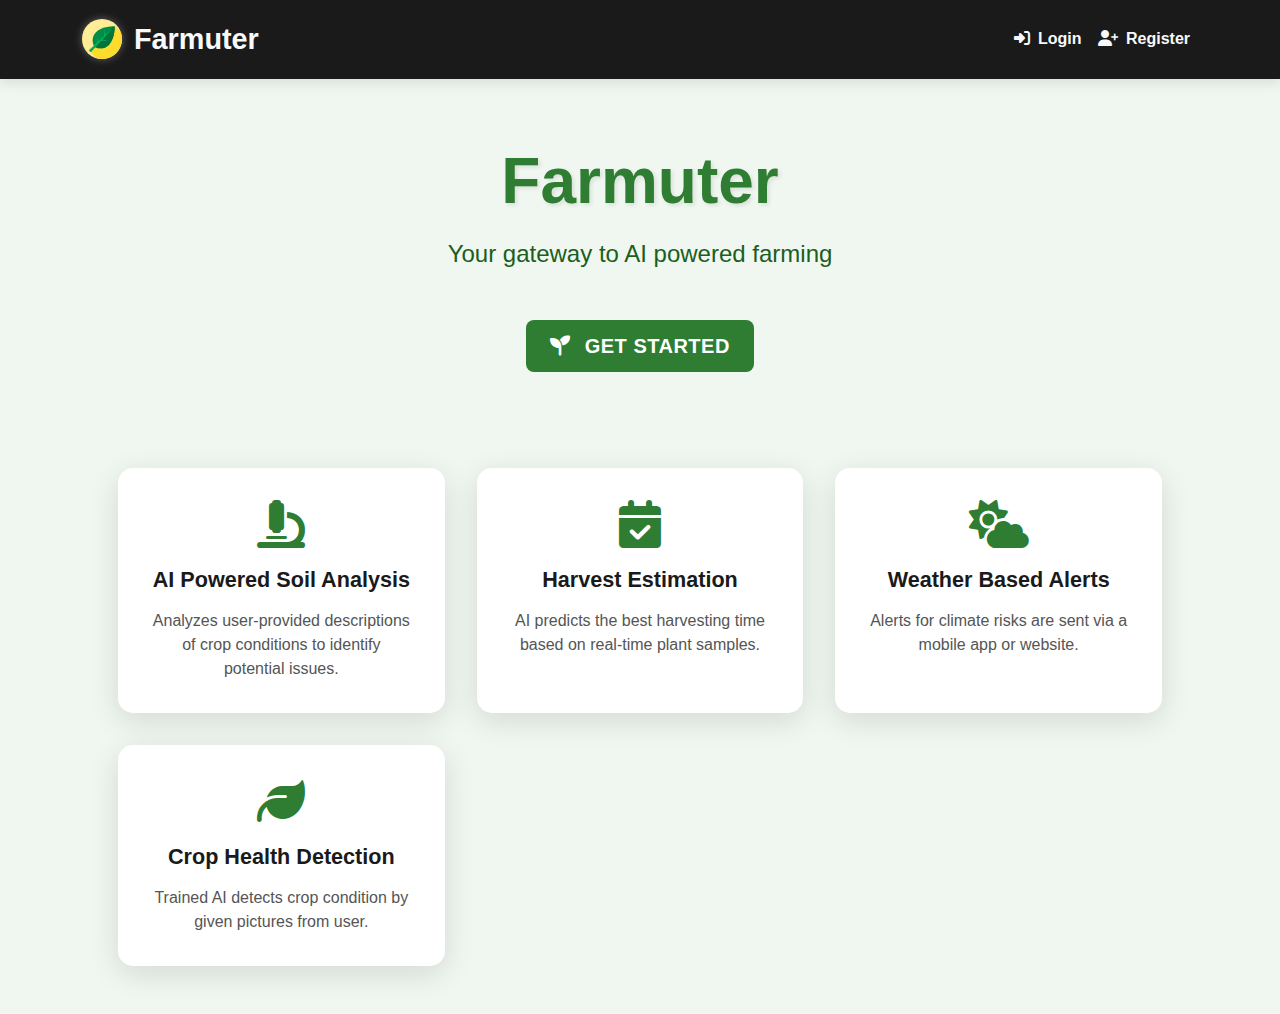
<file: index.html>
<!DOCTYPE html>
<html lang="en">
<head>
  <meta charset="UTF-8">
  <meta name="viewport" content="width=device-width, initial-scale=1.0">
  <title>Farmuter - AI Powered Farming</title>
  <link href="https://cdn.jsdelivr.net/npm/bootstrap@5.3.0/dist/css/bootstrap.min.css" rel="stylesheet">
  <link rel="stylesheet" href="https://cdnjs.cloudflare.com/ajax/libs/font-awesome/6.4.0/css/all.min.css">
  <link rel="stylesheet" href="styles.css">
  <link rel="stylesheet" href="style.css">
  <style>
    :root {
      --primary-color: #2e7d32;
      --secondary-color: #1b5e20;
      --accent-color: #4caf50;
      --dark-color: #1a1a1a;
      --light-color: #f8f9fa;
    }
    
    body {
      background-color: #f0f7f0;
      font-family: 'Segoe UI', Tahoma, Geneva, Verdana, sans-serif;
    }
    
    .navbar {
      background: var(--dark-color) !important;
      box-shadow: 0 4px 12px rgba(0,0,0,0.1);
      padding: 0.8rem 1.5rem;
    }
    
    .navbar-brand {
      font-size: 1.8rem;
      font-weight: 700;
      color: var(--light-color) !important;
      display: flex;
      align-items: center;
    }
    
    .navbar-brand img {
      filter: drop-shadow(0 0 4px rgba(255,255,255,0.3));
      margin-right: 12px;
      transition: transform 0.3s;
    }
    
    .navbar-brand:hover img {
      transform: rotate(10deg);
    }
    
    .navbar-nav .nav-link {
      color: var(--light-color);
      font-weight: 600;
      transition: all 0.3s;
      padding: 0.5rem 1rem;
      border-radius: 6px;
    }
    
    .navbar-nav .nav-link:hover {
      color: var(--accent-color);
    }
    
    .body {
      display: flex;
      flex-direction: column;
      padding: 2rem;
      align-items: center;
    }
    
    .hero-section {
      text-align: center;
      width: 100%;
      max-width: 800px;
      margin-bottom: 3rem;
      padding: 2rem 1rem;
    }
    
    .main_header {
      font-size: 4rem;
      font-weight: 800;
      color: var(--primary-color);
      margin-bottom: 1rem;
      text-shadow: 2px 2px 4px rgba(0,0,0,0.1);
    }
    
    .hero-section p {
      font-size: 1.5rem;
      color: var(--secondary-color);
      margin-bottom: 2rem;
    }
    
    .features-section {
      width: 100%;
      display: grid;
      grid-template-columns: repeat(auto-fill, minmax(280px, 1fr));
      gap: 2rem;
      padding: 1rem;
    }
    
    .card {
      height: 100%;
      border: none;
      border-radius: 15px;
      overflow: hidden;
      box-shadow: 0 8px 30px rgba(0,0,0,0.12);
      transition: transform 0.3s, box-shadow 0.3s;
    }
    
    .card:hover {
      transform: translateY(-10px);
      box-shadow: 0 12px 40px rgba(0,0,0,0.15);
      cursor: pointer;
    }
    
    .card-body {
      padding: 2rem;
      display: flex;
      flex-direction: column;
      height: 100%;
    }
    
    .card-title {
      font-weight: 700;
      color: var(--dark-color);
      margin-bottom: 1rem;
      font-size: 1.35rem;
    }
    
    .card-text {
      color: #555;
      flex-grow: 1;
    }
    
    .feature-icon {
      font-size: 3rem;
      color: var(--primary-color);
      margin-bottom: 1.2rem;
      transition: transform 0.3s;
    }
    
    .card:hover .feature-icon {
      transform: scale(1.2);
    }
    
    .btn {
      padding: 0.7rem 1.5rem;
      font-weight: 600;
      border-radius: 8px;
      text-transform: uppercase;
      letter-spacing: 0.5px;
      transition: all 0.3s;
    }
    
    .btn-primary {
      background-color: var(--primary-color);
      border-color: var(--primary-color);
      margin-top: 1rem;
    }
    
    .btn-primary:hover {
      background-color: var(--secondary-color);
      border-color: var(--secondary-color);
      transform: translateY(-2px);
      box-shadow: 0 5px 15px rgba(46, 125, 50, 0.3);
    }
  </style>
</head>
<body>
  <nav class="navbar navbar-expand-lg">
    <div class="container">
      <a class="navbar-brand" href="index.html">
        <img src="./assests/leaf-svgrepo-com.svg" alt="Logo" width="40" height="40" class="d-inline-block align-text-top">
        Farmuter
      </a>
      <button class="navbar-toggler" type="button" data-bs-toggle="collapse" data-bs-target="#navbarNav">
        <span class="navbar-toggler-icon"></span>
      </button>
      <div class="collapse navbar-collapse" id="navbarNav">
        <ul class="navbar-nav ms-auto">
          <li class="nav-item" id="login-nav-item">
            <a class="nav-link" href="login.html"><i class="fas fa-sign-in-alt me-1"></i> Login</a>
          </li>
          <li class="nav-item" id="register-nav-item">
            <a class="nav-link" href="register.html"><i class="fas fa-user-plus me-1"></i> Register</a>
          </li>
          <li class="nav-item d-none" id="profile-nav-item">
            <a class="nav-link" href="profile.html"><i class="fas fa-user me-1"></i> My Profile</a>
          </li>
          <li class="nav-item d-none" id="logout-nav-item">
            <a class="nav-link" href="#" id="logout-link"><i class="fas fa-sign-out-alt me-1"></i> Logout</a>
          </li>
        </ul>
      </div>
    </div>
  </nav>

  <div class="body container">
    <section class="hero-section">
      <h1 class="main_header">Farmuter</h1>
      <p>Your gateway to AI powered farming</p>
      <a href="profile.html" class="btn btn-primary btn-lg"><i class="fas fa-seedling me-2"></i> Get Started</a>
    </section>

    <section class="features-section">
      <a href="Soil.html" class="text-decoration-none">
        <div class="card text-center h-100">
          <div class="card-body">
            <i class="fas fa-microscope feature-icon"></i>
            <h5 class="card-title">AI Powered Soil Analysis</h5>
            <p class="card-text">Analyzes user-provided descriptions of crop conditions to identify potential issues.</p>
          </div>
        </div>
      </a>

      <a href="#" class="text-decoration-none">
        <div class="card text-center h-100">
          <div class="card-body">
            <i class="fas fa-calendar-check feature-icon"></i>
            <h5 class="card-title">Harvest Estimation</h5>
            <p class="card-text">AI predicts the best harvesting time based on real-time plant samples.</p>
          </div>
        </div>
      </a>

      <a href="#" class="text-decoration-none">
        <div class="card text-center h-100">
          <div class="card-body">
            <i class="fas fa-cloud-sun feature-icon"></i>
            <h5 class="card-title">Weather Based Alerts</h5>
            <p class="card-text">Alerts for climate risks are sent via a mobile app or website.</p>
          </div>
        </div>
      </a>

      <a href="image.html" class="text-decoration-none">
        <div class="card text-center h-100">
          <div class="card-body">
            <i class="fas fa-leaf feature-icon"></i>
            <h5 class="card-title">Crop Health Detection</h5>
            <p class="card-text">Trained AI detects crop condition by given pictures from user.</p>
          </div>
        </div>
      </a>
    </section>
  </div>

  <script src="https://cdn.jsdelivr.net/npm/bootstrap@5.3.0/dist/js/bootstrap.bundle.min.js"></script>
  <script src="app.js"></script>
</body>
</html>
</file>
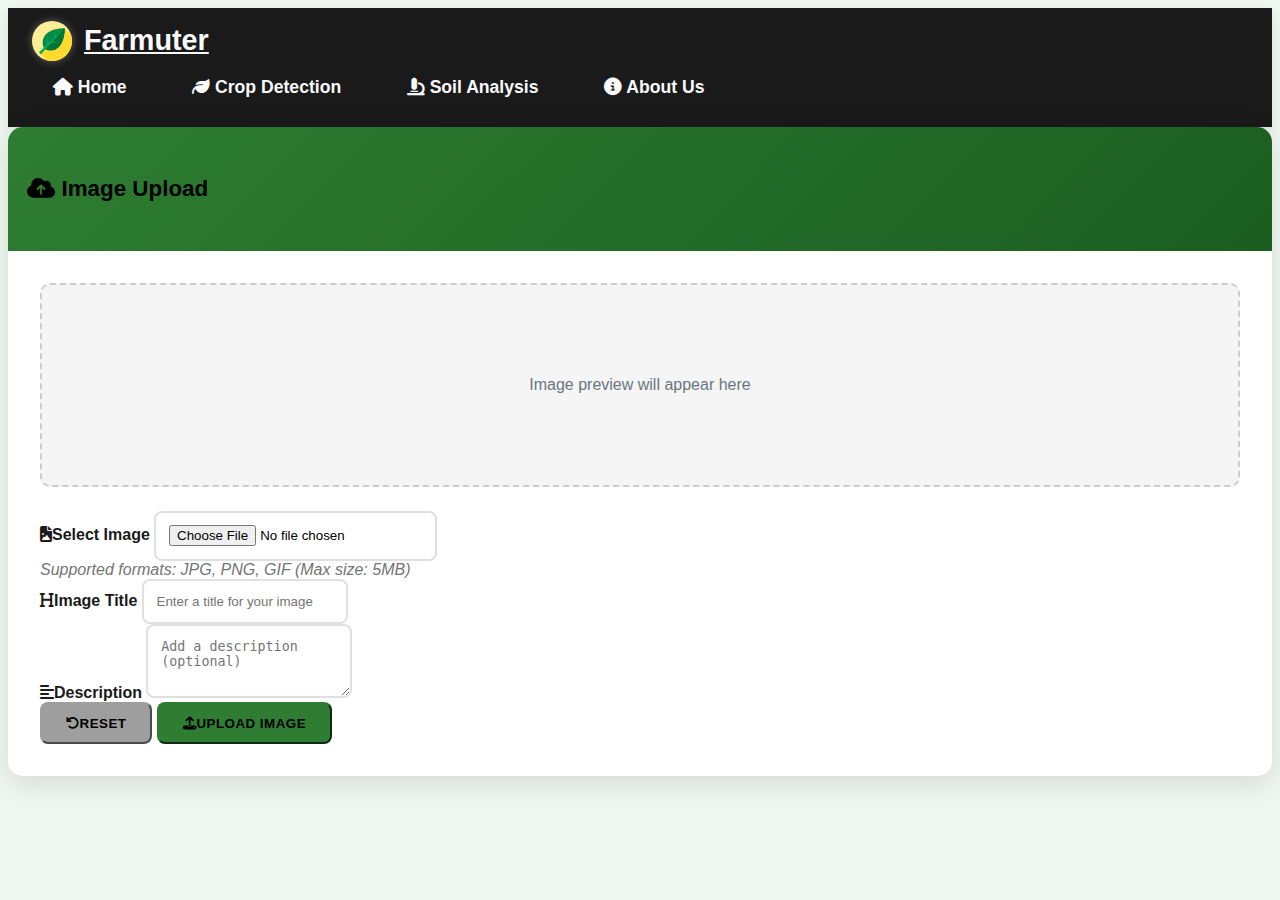
<file: image.html>
<!DOCTYPE html>
<html lang="en">
<head>
    <meta charset="UTF-8">
    <meta name="viewport" content="width=device-width, initial-scale=1.0">
    <title>Image Upload | Farmuter</title>
    <link href="https://cdn.jsdelivr.net/npm/bootstrap@5.3.5/dist/css/bootstrap.min.css" rel="stylesheet" integrity="sha384-SgOJa3DmI69IUzQ2PVdRZhwQ+dy64/BUtbMJw1MZ8t5HZApcHrRKUc4W0kG879m7" crossorigin="anonymous">
    <link rel="stylesheet" href="https://cdnjs.cloudflare.com/ajax/libs/font-awesome/6.4.0/css/all.min.css">
    <link rel="stylesheet" href="style3.css">
    <style>
      :root {
        --primary-color: #2e7d32;
        --secondary-color: #1b5e20;
        --accent-color: #4caf50;
        --dark-color: #1a1a1a;
        --light-color: #f8f9fa;
      }
      
      body {
        background-color: #f0f7f0;
        font-family: 'Segoe UI', Tahoma, Geneva, Verdana, sans-serif;
      }
      
      .navbar {
        background: var(--dark-color) !important;
        box-shadow: 0 4px 12px rgba(0,0,0,0.1);
        padding: 0.8rem 1.5rem;
      }
      
      .navbar-brand {
        font-size: 1.8rem;
        font-weight: 700;
        color: var(--light-color) !important;
        display: flex;
        align-items: center;
      }
      
      .navbar-brand img {
        filter: drop-shadow(0 0 4px rgba(255,255,255,0.3));
        margin-right: 12px;
        transition: transform 0.3s;
      }
      
      .navbar-brand:hover img {
        transform: rotate(10deg);
      }
      
      .box {
        display: flex;
        gap: 1.5rem;
      }
      
      .box a {
        color: var(--light-color);
        text-decoration: none;
        font-weight: 600;
        font-size: 1.1rem;
        padding: 0.5rem 0.8rem;
        border-radius: 6px;
        transition: all 0.3s;
        position: relative;
      }
      
      .box a:hover {
        color: var(--accent-color);
      }
      
      .box a:after {
        content: '';
        position: absolute;
        width: 0;
        height: 3px;
        bottom: -3px;
        left: 0;
        background-color: var(--accent-color);
        transition: width 0.3s;
      }
      
      .box a:hover:after {
        width: 100%;
      }
      
      .card {
        border: none;
        border-radius: 15px;
        overflow: hidden;
        box-shadow: 0 8px 30px rgba(0,0,0,0.12);
        transition: transform 0.3s, box-shadow 0.3s;
      }
      
      .card:hover {
        transform: translateY(-5px);
        box-shadow: 0 12px 40px rgba(0,0,0,0.15);
      }
      
      .card-header {
        background: linear-gradient(135deg, var(--primary-color), var(--secondary-color)) !important;
        padding: 1.2rem;
        border: none;
      }
      
      .card-header h4 {
        font-weight: 700;
        font-size: 1.4rem;
      }
      
      .card-body {
        padding: 2rem;
        background-color: #ffffff;
      }
      
      .form-label {
        font-weight: 600;
        color: var(--dark-color);
        margin-bottom: 0.5rem;
      }
      
      .form-control {
        padding: 0.8rem;
        border-radius: 8px;
        border: 2px solid #e0e0e0;
        transition: all 0.3s;
      }
      
      .form-control:focus {
        border-color: var(--accent-color);
        box-shadow: 0 0 0 0.2rem rgba(76, 175, 80, 0.25);
      }
      
      .btn {
        padding: 0.7rem 1.5rem;
        font-weight: 600;
        border-radius: 8px;
        text-transform: uppercase;
        letter-spacing: 0.5px;
        transition: all 0.3s;
      }
      
      .btn-primary {
        background-color: var(--primary-color);
        border-color: var(--primary-color);
      }
      
      .btn-primary:hover {
        background-color: var(--secondary-color);
        border-color: var (--secondary-color);
        transform: translateY(-2px);
        box-shadow: 0 5px 15px rgba(46, 125, 50, 0.3);
      }
      
      .btn-secondary {
        background-color: #9e9e9e;
        border-color: #9e9e9e;
      }
      
      .btn-secondary:hover {
        background-color: #757575;
        border-color: #757575;
        transform: translateY(-2px);
      }
      
      .progress {
        height: 10px;
        border-radius: 10px;
        background-color: #e0e0e0;
      }
      
      .progress-bar {
        background: linear-gradient(90deg, var(--primary-color), var(--accent-color));
        border-radius: 10px;
      }
      
      #imagePreview {
        display: flex;
        justify-content: center;
        align-items: center;
        min-height: 200px;
        background-color: #f5f5f5;
        border-radius: 10px;
        margin-bottom: 1.5rem;
        border: 2px dashed #ccc;
        overflow: hidden;
      }
      
      #imagePreview img {
        max-width: 100%;
        max-height: 300px;
        border-radius: 8px;
        box-shadow: 0 4px 12px rgba(0,0,0,0.1);
      }
      
      .form-text {
        color: #757575;
        font-style: italic;
      }

      .result-container {
        padding: 1.5rem;
        margin-top: 2rem;
        background-color: #f1f8e9;
        border-radius: 10px;
        border-left: 5px solid var(--accent-color);
        display: none;
      }
      
      .result-title {
        font-weight: 700;
        color: var(--primary-color);
        font-size: 1.2rem;
        margin-bottom: 0.5rem;
      }
      
      .disease-name {
        font-weight: 700;
        color: var(--secondary-color);
      }

      .loader {
        display: inline-block;
        width: 20px;
        height: 20px;
        border: 3px solid rgba(76, 175, 80, 0.3);
        border-radius: 50%;
        border-top-color: var(--primary-color);
        animation: spin 1s ease-in-out infinite;
        margin-right: 10px;
      }
      
      @keyframes spin {
        to { transform: rotate(360deg); }
      }

    </style>
</head>
<body>
    <nav class="navbar">
        <div class="container-fluid">
            <a class="navbar-brand" href="index.html">
                <img src="./assests/leaf-svgrepo-com.svg" alt="Logo" width="40" height="40"
                    class="d-inline-block align-text-top">
                Farmuter
            </a>
            <div class="box">
                <a href="index.html"><i class="fas fa-home me-1"></i> Home</a>
                <a href="image.html" class="active"><i class="fas fa-leaf me-1"></i> Crop Detection</a>
                <a href="Soil.html"><i class="fas fa-microscope me-1"></i> Soil Analysis</a>
                <a href="about.html"><i class="fas fa-info-circle me-1"></i> About Us</a>
            </div>
        </div>
    </nav>
    <div class="container py-5">
      <div class="row justify-content-center">
          <div class="col-md-10 col-lg-8">
              <div class="card shadow">
                  <div class="card-header text-white">
                      <h4 class="mb-0"><i class="fas fa-cloud-upload-alt me-2"></i> Image Upload</h4>
                  </div>
                  <div class="card-body">
                      <form id="imageUploadForm">
                          <!-- Image preview -->
                          <div id="imagePreview" class="mb-4">
                              <span class="preview-placeholder text-muted">Image preview will appear here</span>
                          </div>
                          
                          <!-- File Input -->
                          <div class="mb-4">
                              <label for="imageInput" class="form-label"><i class="fas fa-file-image me-2"></i>Select Image</label>
                              <input class="form-control" type="file" id="imageInput" name="image" accept="image/*">
                              <div class="form-text mt-2">Supported formats: JPG, PNG, GIF (Max size: 5MB)</div>
                          </div>

                            
                            <!-- Image Details -->
                            <div class="mb-4">
                              <label for="imageTitle" class="form-label"><i class="fas fa-heading me-2"></i>Image Title</label>
                              <input type="text" class="form-control" id="imageTitle" placeholder="Enter a title for your image">
                          </div>
                          
                          <div class="mb-4">
                              <label for="imageDescription" class="form-label"><i class="fas fa-align-left me-2"></i>Description</label>
                              <textarea class="form-control" id="imageDescription" rows="3" placeholder="Add a description (optional)"></textarea>
                          </div>
                          
                          <!-- Progress bar -->
                          <div class="upload-progress mb-4" id="uploadProgress" style="display: none;">
                              <label class="form-label"><i class="fas fa-spinner me-2"></i>Upload Progress</label>
                              <div class="progress">
                                  <div class="progress-bar progress-bar-striped progress-bar-animated" role="progressbar" style="width: 0%"></div>
                              </div>
                          </div>
                          
                             <!-- Disease Analysis Result -->
                             <div id="resultContainer" class="result-container">
                              <div class="result-title"><i class="fas fa-microscope me-2"></i>Disease Analysis Result</div>
                              <p id="analysisResult">
                                  <span class="disease-name"></span>
                              </p>
                          </div>
                          
                          <!-- Submit button -->
                          <div class="mt-4 d-grid gap-3 d-md-flex justify-content-md-end">
                              <button type="button" class="btn btn-secondary me-md-2" id="resetBtn">
                                  <i class="fas fa-undo me-2"></i>Reset
                              </button>
                              <button type="submit" class="btn btn-primary" id="uploadBtn">
                                  <i class="fas fa-upload me-2"></i>Upload Image
                              </button>
                          </div>
                      </form>
                  </div>
              </div>
          </div>
      </div>
  </div>
    
    
    <script src="https://cdn.jsdelivr.net/npm/bootstrap@5.3.5/dist/js/bootstrap.bundle.min.js" integrity="sha384-k6d4wzSIapyDyv1kpU366/PK5hCdSbCRGRCMv+eplOQJWyd1fbcAu9OCUj5zNLiq" crossorigin="anonymous"></script>
 <script src="image.js"></script>
</body>
</html>
</file>
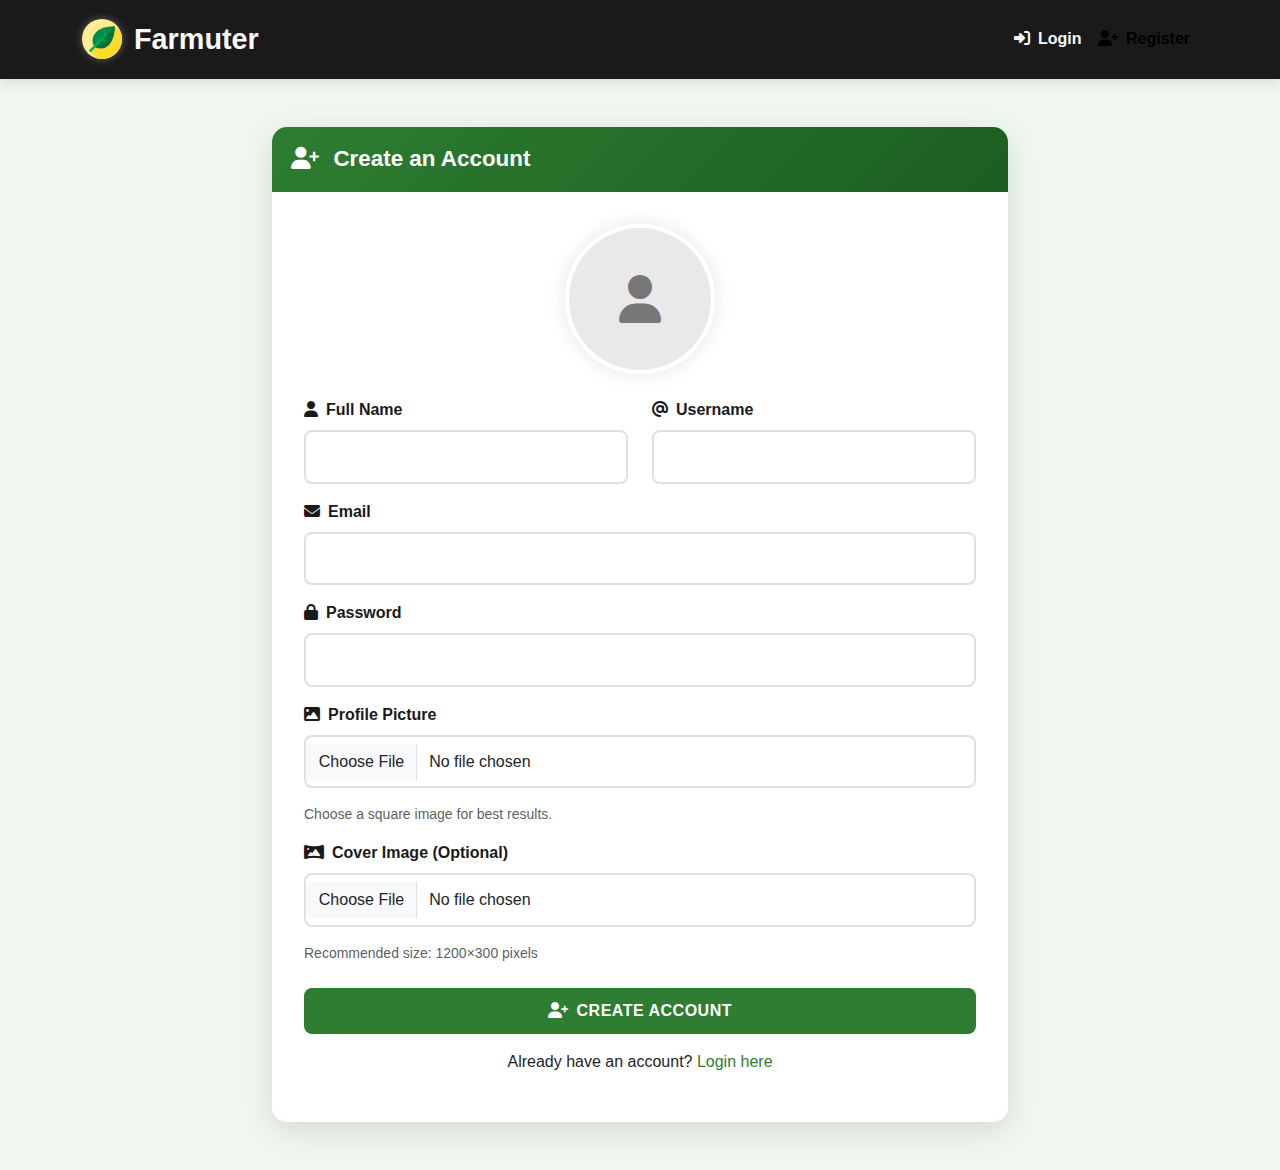
<file: register.html>
<!DOCTYPE html>
<html lang="en">
<head>
  <meta charset="UTF-8">
  <meta name="viewport" content="width=device-width, initial-scale=1.0">
  <title>Register | Farmuter</title>
  <link href="https://cdn.jsdelivr.net/npm/bootstrap@5.3.0/dist/css/bootstrap.min.css" rel="stylesheet">
  <link rel="stylesheet" href="https://cdnjs.cloudflare.com/ajax/libs/font-awesome/6.4.0/css/all.min.css">
  <link rel="stylesheet" href="styles.css">
  <style>
    :root {
      --primary-color: #2e7d32;
      --secondary-color: #1b5e20;
      --accent-color: #4caf50;
      --dark-color: #1a1a1a;
      --light-color: #f8f9fa;
    }
    
    body {
      background-color: #f0f7f0;
      font-family: 'Segoe UI', Tahoma, Geneva, Verdana, sans-serif;
      min-height: 100vh;
      display: flex;
      flex-direction: column;
    }
    
    .navbar {
      background: var(--dark-color) !important;
      box-shadow: 0 4px 12px rgba(0,0,0,0.1);
      padding: 0.8rem 1.5rem;
    }
    
    .navbar-brand {
      font-size: 1.8rem;
      font-weight: 700;
      color: var(--light-color) !important;
      display: flex;
      align-items: center;
    }
    
    .navbar-brand img {
      filter: drop-shadow(0 0 4px rgba(255,255,255,0.3));
      margin-right: 12px;
      transition: transform 0.3s;
    }
    
    .navbar-brand:hover img {
      transform: rotate(10deg);
    }
    
    .navbar-nav .nav-link {
      color: var(--light-color);
      font-weight: 600;
      transition: all 0.3s;
      padding: 0.5rem 1rem;
      border-radius: 6px;
    }
    
    .navbar-nav .nav-link:hover {
      color: var(--accent-color);
    }
    
    .card {
      border: none;
      border-radius: 15px;
      overflow: hidden;
      box-shadow: 0 8px 30px rgba(0,0,0,0.12);
      transition: transform 0.3s, box-shadow 0.3s;
    }
    
    .card:hover {
      transform: translateY(-5px);
      box-shadow: 0 12px 40px rgba(0,0,0,0.15);
    }
    
    .card-header {
      background: linear-gradient(135deg, var(--primary-color), var(--secondary-color)) !important;
      padding: 1.2rem;
      border: none;
    }
    
    .card-header h4 {
      font-weight: 700;
      color: white;
      font-size: 1.4rem;
      margin-bottom: 0;
    }
    
    .card-body {
      padding: 2rem;
      background-color: white;
    }
    
    .form-label {
      font-weight: 600;
      color: var(--dark-color);
      margin-bottom: 0.5rem;
    }
    
    .form-control {
      padding: 0.8rem;
      border-radius: 8px;
      border: 2px solid #e0e0e0;
      transition: all 0.3s;
      margin-bottom: 1rem;
    }
    
    .form-control:focus {
      border-color: var(--accent-color);
      box-shadow: 0 0 0 0.2rem rgba(76, 175, 80, 0.25);
    }
    
    .btn-primary {
      padding: 0.7rem 2rem;
      font-weight: 600;
      border-radius: 8px;
      text-transform: uppercase;
      letter-spacing: 0.5px;
      transition: all 0.3s;
      background-color: var(--primary-color);
      border-color: var(--primary-color);
    }
    
    .btn-primary:hover {
      background-color: var(--secondary-color);
      border-color: var(--secondary-color);
      transform: translateY(-2px);
      box-shadow: 0 5px 15px rgba(46, 125, 50, 0.3);
    }

    .alert {
      border-radius: 8px;
      padding: 1rem;
      margin-bottom: 1.5rem;
    }

    a {
      color: var(--primary-color);
      text-decoration: none;
      transition: all 0.3s;
      font-weight: 500;
    }

    a:hover {
      color: var(--secondary-color);
      text-decoration: underline;
    }

    .preview-container {
      width: 150px;
      height: 150px;
      border-radius: 50%;
      overflow: hidden;
      margin: 0 auto 1.5rem;
      border: 4px solid white;
      box-shadow: 0 0 20px rgba(0,0,0,0.1);
    }

    #avatar-preview {
      width: 100%;
      height: 100%;
      object-fit: cover;
      background-color: #e9e9e9;
      display: flex;
      align-items: center;
      justify-content: center;
      color: #777;
    }
  </style>
</head>
<body>
  <nav class="navbar navbar-expand-lg">
    <div class="container">
      <a class="navbar-brand" href="index.html">
        <img src="./assests/leaf-svgrepo-com.svg" alt="Logo" width="40" height="40" class="d-inline-block align-text-top">
        Farmuter
      </a>
      <button class="navbar-toggler" type="button" data-bs-toggle="collapse" data-bs-target="#navbarNav">
        <span class="navbar-toggler-icon"></span>
      </button>
      <div class="collapse navbar-collapse" id="navbarNav">
        <ul class="navbar-nav ms-auto">
          <li class="nav-item" id="login-nav-item">
            <a class="nav-link" href="login.html"><i class="fas fa-sign-in-alt me-1"></i> Login</a>
          </li>
          <li class="nav-item" id="register-nav-item">
            <a class="nav-link active" href="register.html"><i class="fas fa-user-plus me-1"></i> Register</a>
          </li>
        </ul>
      </div>
    </div>
  </nav>

  <div class="container my-5">
    <div class="row">
      <div class="col-md-8 offset-md-2">
        <div class="card">
          <div class="card-header text-white">
            <h4 class="mb-0"><i class="fas fa-user-plus me-2"></i> Create an Account</h4>
          </div>
          <div class="card-body">
            <div class="alert alert-danger d-none" id="error-message"></div>
            <div class="alert alert-success d-none" id="success-message"></div>
            
            <form id="register-form" enctype="multipart/form-data">
              <div class="preview-container mb-4">
                <div id="avatar-preview">
                  <i class="fas fa-user fa-3x"></i>
                </div>
              </div>
              
              <div class="row">
                <div class="col-md-6">
                  <div class="mb-3">
                    <label for="fullName" class="form-label"><i class="fas fa-user me-2"></i>Full Name</label>
                    <input type="text" class="form-control" id="fullName" name="fullName" required>
                  </div>
                </div>
                <div class="col-md-6">
                  <div class="mb-3">
                    <label for="username" class="form-label"><i class="fas fa-at me-2"></i>Username</label>
                    <input type="text" class="form-control" id="username" name="username" required>
                  </div>
                </div>
              </div>
              
              <div class="mb-3">
                <label for="email" class="form-label"><i class="fas fa-envelope me-2"></i>Email</label>
                <input type="email" class="form-control" id="email" name="email" required>
              </div>
              
              <div class="mb-3">
                <label for="password" class="form-label"><i class="fas fa-lock me-2"></i>Password</label>
                <input type="password" class="form-control" id="password" name="password" required>
              </div>
              
              <div class="mb-3">
                <label for="avatar" class="form-label"><i class="fas fa-image me-2"></i>Profile Picture</label>
                <input type="file" class="form-control" id="avatar" name="avatar" required>
                <div class="form-text">Choose a square image for best results.</div>
              </div>
              
              <div class="mb-3">
                <label for="coverImage" class="form-label"><i class="fas fa-panorama me-2"></i>Cover Image (Optional)</label>
                <input type="file" class="form-control" id="coverImage" name="coverImage">
                <div class="form-text">Recommended size: 1200×300 pixels</div>
              </div>
              
              <div class="d-grid gap-2 mt-4">
                <button type="submit" class="btn btn-primary">
                  <i class="fas fa-user-plus me-2"></i>Create Account
                </button>
              </div>
              
              <div class="mt-3 text-center">
                <p>Already have an account? <a href="login.html">Login here</a></p>
              </div>
            </form>
          </div>
        </div>
      </div>
    </div>
  </div>

  <script src="https://cdn.jsdelivr.net/npm/bootstrap@5.3.0/dist/js/bootstrap.bundle.min.js"></script>
  <script src="register.js"></script>
  <script>
    // Image preview functionality
    document.getElementById('avatar').addEventListener('change', function(e) {
      const file = e.target.files[0];
      if (file) {
        const reader = new FileReader();
        reader.onload = function(event) {
          document.getElementById('avatar-preview').innerHTML = `
            <img src="${event.target.result}" alt="Profile Preview" style="width:100%; height:100%; object-fit:cover;">
          `;
        }
        reader.readAsDataURL(file);
      }
    });
  </script>
</body>
</html>
</file>
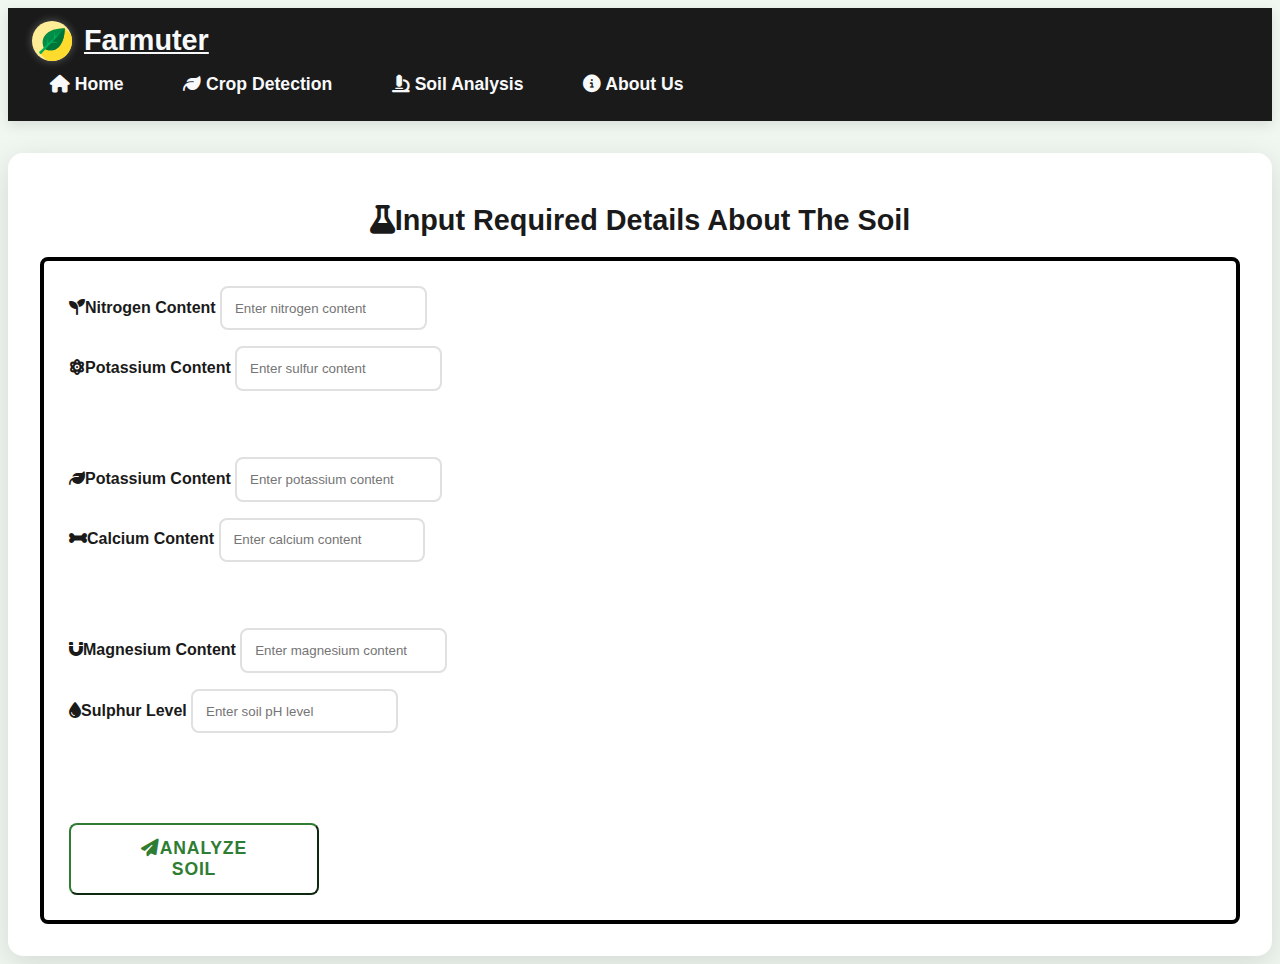
<file: Soil.html>
<!DOCTYPE html>
<html lang="en">

<head>
    <meta charset="UTF-8">
    <meta name="viewport" content="width=device-width, initial-scale=1.0">
    <title>Soil Analysis | Farmuter</title>
    <link href="https://cdn.jsdelivr.net/npm/bootstrap@5.3.5/dist/css/bootstrap.min.css" rel="stylesheet"
    integrity="sha384-SgOJa3DmI69IUzQ2PVdRZhwQ+dy64/BUtbMJw1MZ8t5HZApcHrRKUc4W0kG879m7" crossorigin="anonymous">
    <link rel="stylesheet" href="https://cdnjs.cloudflare.com/ajax/libs/font-awesome/6.4.0/css/all.min.css">
    <link rel="stylesheet" href="style2.css">
    <style>
      :root {
        --primary-color: #2e7d32;
        --secondary-color: #1b5e20;
        --accent-color: #4caf50;
        --dark-color: #1a1a1a;
        --light-color: #f8f9fa;
      }
      
      body {
        background-color: #f0f7f0;
        font-family: 'Segoe UI', Tahoma, Geneva, Verdana, sans-serif;
      }
      
      .navbar {
        background: var(--dark-color) !important;
        box-shadow: 0 4px 12px rgba(0,0,0,0.1);
        padding: 0.8rem 1.5rem;
      }
      
      .navbar-brand {
        font-size: 1.8rem;
        font-weight: 700;
        color: var(--light-color) !important;
        display: flex;
        align-items: center;
      }
      
      .navbar-brand img {
        filter: drop-shadow(0 0 4px rgba(255,255,255,0.3));
        margin-right: 12px;
        transition: transform 0.3s;
      }
      
      .navbar-brand:hover img {
        transform: rotate(10deg);
      }
      
      .box {
        display: flex;
        gap: 1.5rem;
      }
      
      .box a {
        color: var(--light-color);
        text-decoration: none;
        font-weight: 600;
        font-size: 1.1rem;
        padding: 0.5rem 0.8rem;
        border-radius: 6px;
        transition: all 0.3s;
        position: relative;
      }
      
      .box a:hover {
        color: var(--accent-color);
      }
      
      .box a:after {
        content: '';
        position: absolute;
        width: 0;
        height: 3px;
        bottom: -3px;
        left: 0;
        background-color: var(--accent-color);
        transition: width 0.3s;
      }
      
      .box a:hover:after {
        width: 100%;
      }
      
      .card {
        border: none;
        border-radius: 15px;
        overflow: hidden;
        box-shadow: 0 8px 30px rgba(0,0,0,0.12);
        transition: transform 0.3s, box-shadow 0.3s;
      }
      
      .card:hover {
        transform: translateY(-5px);
        box-shadow: 0 12px 40px rgba(0,0,0,0.15);
      }
      
      .main_box {
        background-color: white;
        border-radius: 15px;
        box-shadow: 0 8px 30px rgba(0,0,0,0.12);
        padding: 2rem;
        margin-top: 2rem;
        transition: transform 0.3s, box-shadow 0.3s;
      }
      
      .main_box:hover {
        transform: translateY(-5px);
        box-shadow: 0 12px 40px rgba(0,0,0,0.15);
      }
      
      h1 {
        font-weight: 700;
        color: var(--dark-color);
        margin-bottom: 1.5rem;
        font-size: 1.8rem;
      }
      
      .form-label {
        font-weight: 600;
        color: var(--dark-color);
        margin-bottom: 0.5rem;
      }
      
      .form-control {
        padding: 0.8rem;
        border-radius: 8px;
        border: 2px solid #e0e0e0;
        transition: all 0.3s;
        margin-bottom: 1rem;
      }
      
      .form-control:focus {
        border-color: var(--accent-color);
        box-shadow: 0 0 0 0.2rem rgba(76, 175, 80, 0.25);
      }
      
      .btn-outline-primary {
        padding: 0.8rem 3rem;
        font-weight: 600;
        border-radius: 8px;
        text-transform: uppercase;
        letter-spacing: 0.8px;
        transition: all 0.3s;
        color: var(--primary-color);
        border-color: var(--primary-color);
        margin-top: 1.5rem;
        background-color: transparent;
        font-size: 1.1rem;
        min-width: 250px;
      }
      
      .btn-outline-primary:hover {
        background-color: var(--primary-color);
        color: white;
        transform: translateY(-2px);
        box-shadow: 0 5px 15px rgba(46, 125, 50, 0.3);
      }
      .analyze-button-container {
        margin-top: 2rem;
        text-align: center;
      }
    </style>
</head>

<body>
    <nav class="navbar">
        <div class="container-fluid">
            <a class="navbar-brand" href="index.html">
                <img src="./assests/leaf-svgrepo-com.svg" alt="Logo" width="40" height="40"
                    class="d-inline-block align-text-top">
                Farmuter
            </a>
            <div class="box">
                <a href="index.html"><i class="fas fa-home me-1"></i> Home</a>
                <a href="image.html"><i class="fas fa-leaf me-1"></i> Crop Detection</a>
                <a href="Soil.html" class="active"><i class="fas fa-microscope me-1"></i> Soil Analysis</a>
                <a href="about.html"><i class="fas fa-info-circle me-1"></i> About Us</a>
            </div>
        </div>
    </nav>

    <div class="main_box container">
        <h1><i class="fas fa-flask me-2"></i>Input Required Details About The Soil</h1>
        <form class="g-3">
            <div class="row">
                <div class="col-md-6">
                    <label for="inputEmail4" class="form-label"><i class="fas fa-seedling me-2"></i>Nitrogen Content</label>
                    <input type="number" step="any" class="form-control" id="inputEmail4" placeholder="Enter nitrogen content">
                </div>
                <div class="col-md-6">
                    <label for="inputPassword4" class="form-label"><i class="fas fa-atom me-2"></i>Potassium Content</label>
                    <input type="number" step="any" class="form-control" id="inputPassword4" placeholder="Enter sulfur content">
                </div>
            </div>
            <div class="row">
                <div class="col-md-6">
                    <label for="inputAddress" class="form-label"><i class="fas fa-leaf me-2"></i>Potassium Content</label>
                    <input type="number" step="any" class="form-control" id="inputAddress" placeholder="Enter potassium content">
                </div>
                <div class="col-md-6">
                    <label for="inputAddress2" class="form-label"><i class="fas fa-bone me-2"></i>Calcium Content</label>
                    <input type="number" step="any" class="form-control" id="inputAddress2" placeholder="Enter calcium content">
                </div>
            </div>
            <div class="row">
                <div class="col-md-6">
                    <label for="inputCity" class="form-label"><i class="fas fa-magnet me-2"></i>Magnesium Content</label>
                    <input type="number" step="any" class="form-control" id="inputCity" placeholder="Enter magnesium content">
                </div>
                <div class="col-md-6">
                    <label for="inputph" class="form-label"><i class="fas fa-tint me-2"></i>Sulphur Level</label>
                    <input type="number" step="any" class="form-control" id="inputph" placeholder="Enter soil pH level">
                </div>
            </div>

            <div class="row mt-4">
                <div class="col-12 text-center">
                    <button type="submit" class="btn btn-outline-primary">
                        <i class="fas fa-paper-plane me-2"></i>Analyze Soil
                    </button>
                </div>
            </div>
        </form>
    </div>

    <script src="https://cdn.jsdelivr.net/npm/bootstrap@5.3.5/dist/js/bootstrap.bundle.min.js"
        integrity="sha384-k6d4wzSIapyDyv1kpU366/PK5hCdSbCRGRCMv+eplOQJWyd1fbcAu9OCUj5zNLiq"
        crossorigin="anonymous"></script>
</body>

</html>
</file>
<file: styles.css>
body {
    background-color: #f8f9fa;
  }
  
  .navbar {
    box-shadow: 0 2px 4px rgba(0, 0, 0, 0.1);
  }
  
  .card {
    box-shadow: 0 4px 6px rgba(0, 0, 0, 0.1);
  }
  
  .card-header {
    font-weight: 500;
  }
  
  .btn-primary {
    background-color: #0d6efd;
    border: none;
  }
  
  .btn-primary:hover {
    background-color: #0b5ed7;
  }
</file>
<file: style.css>
.left {
    height:80vh;
    width: 50vw;
    /* background-color: red; */
}

.right {
    height:80vh;
    width: 50vw;
    /* background-color: blue; */
    display: flex;
    flex-wrap: wrap;
}
.body{
    display: flex;
}

.card{
    margin: auto;
}

.left h1{
    font-size: 150px;
    margin-left: 40px;
}

.left p {
    font-size: 50px;
    margin-left: 40px;
}
</file>
<file: style3.css>
.box {
    display: flex;
}

.img_box {
    display: flex;
    margin-top: 200px;
    margin-left:42%;
}

.box a {
    text-decoration: none;
    justify-content: space-between;
    padding: auto;
    margin: 8px;
}

.image-preview {
    width: 100%;
    height: 300px;
    border: 1px solid #ddd;
    border-radius: 4px;
    padding: 5px;
    display: flex;
    align-items: center;
    justify-content: center;
    margin-bottom: 20px;
    background-color: #f8f9fa;
}

.image-preview img {
    max-width: 100%;
    max-height: 100%;
    object-fit: contain;
}

.preview-placeholder {
    color: #6c757d;
    font-size: 16px;
}

.upload-progress {
    display: none;
    margin-top: 10px;
}
</file>
<file: style2.css>
.box {
    display: flex;

}

.box a {
    text-decoration: none;
    justify-content: space-between;
    padding: 8px;
    margin: 5px;
}

form .row {
    padding: 25px;
}

form button {
    width: 15px;
}

form{
    border: 4px solid black;
    border-radius: 8px;
}

.container h1 {
     text-align: center;
    margin-bottom: 20px;
}
</file>
